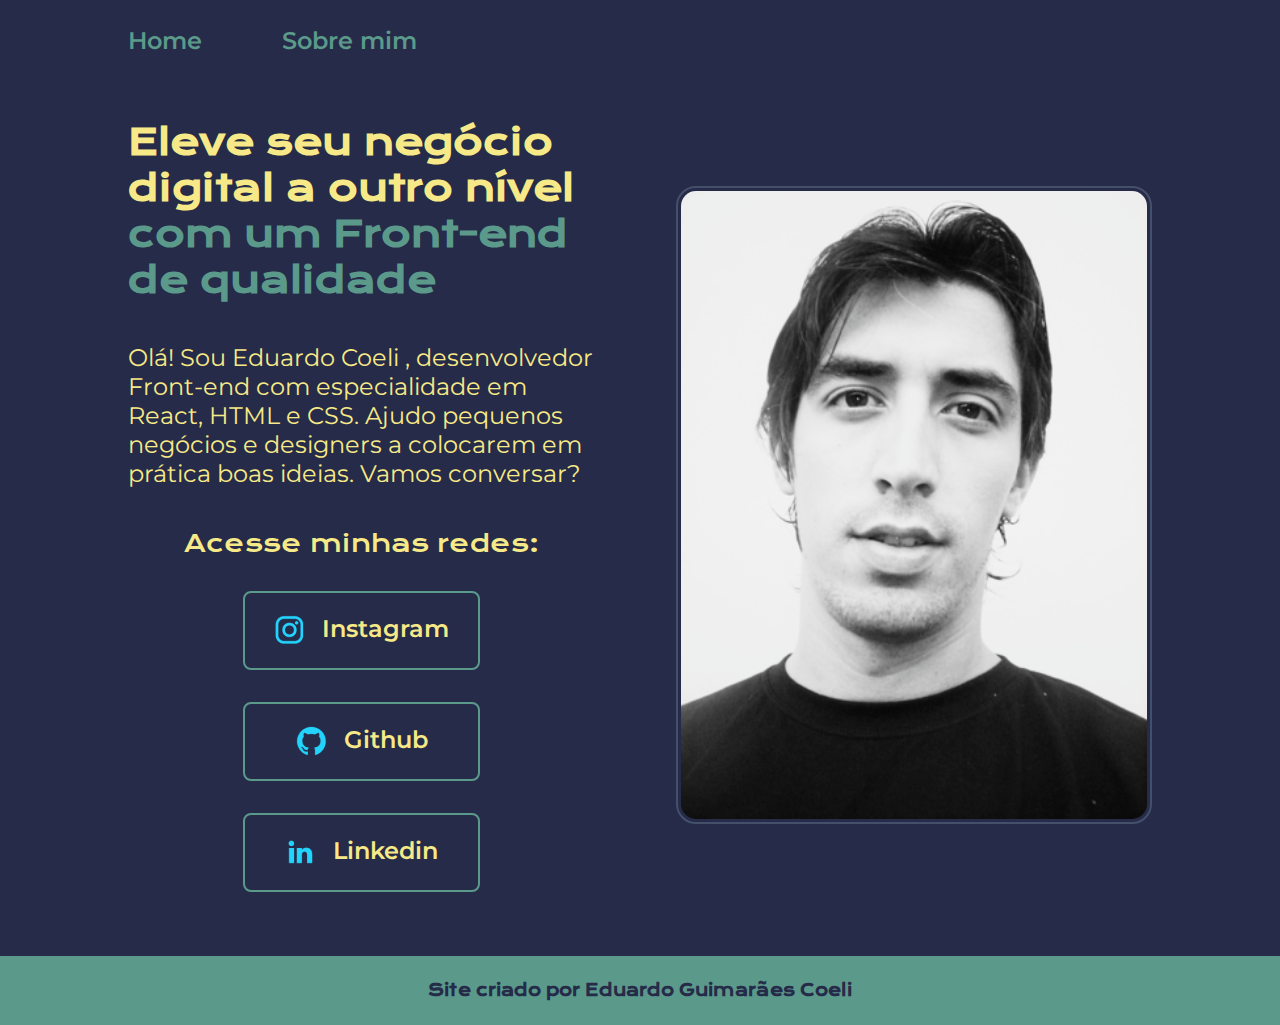
<file: index.html>
<!DOCTYPE html>
<html lang="pt_br">
<head>
    <meta charset="UTF-8">
    <meta name="viewport" content="width=device-width, initial-scale=1.0">
    <title>Portifolio</title>
    <link rel="stylesheet" href="styles/style.css">
</head>
<body>
    <header class="cabecalho">
        <nav class="cabecalho__menu">
            <a href="index.html" class="cabecalho__menu__link">Home</a>
            <a href="about.html" class="cabecalho__menu__link">Sobre mim</a>
        </nav>
    </header>
    <main class="apresentacao">
        <section class="apresentacao__conteudo">
            <h1 class="apresentacao__conteudo__titulo">Eleve seu negócio digital a outro nível <strong class="titulo-destaque">com um Front-end de qualidade</strong> </h1>
            <p class="apresentacao__conteudo__texto">Olá! Sou Eduardo Coeli , desenvolvedor Front-end com especialidade em React, HTML e CSS. Ajudo pequenos negócios e designers a colocarem em prática boas ideias. Vamos conversar?</p>
            <div class="apresentacao__links">
                <h2 class="apresentacao__links__subtitulo">Acesse minhas redes:</h2>
                <a class="apresentacao__links__navegacao" href="https://www.instagram.com/edugcoeli/">
                    <img src="assets/instagram.png" alt="Icone do Instagram">
                Instagram</a>
                <a class="apresentacao__links__navegacao" href="https://github.com/educoeli">
                    <img src="assets/github.png" alt="Icone do Github">
                    Github</a>
                <a class="apresentacao__links__navegacao" href="https://www.linkedin.com/in/eduardo-coeli-10420915a/">
                    <img src="assets/linkedin.png" alt="Icone do Linkedin">
                    Linkedin</a>
            </div>
        </section>
        <img class="apresentacao__imagem" src="assets/edu003.png" alt="Imagem do Eduardo">
    </main>
    <footer class="sobre">
       <p class="sobre__pessoa">Site criado por Eduardo Guimarães Coeli</p>
    </footer>
</body>
</html>
</file>
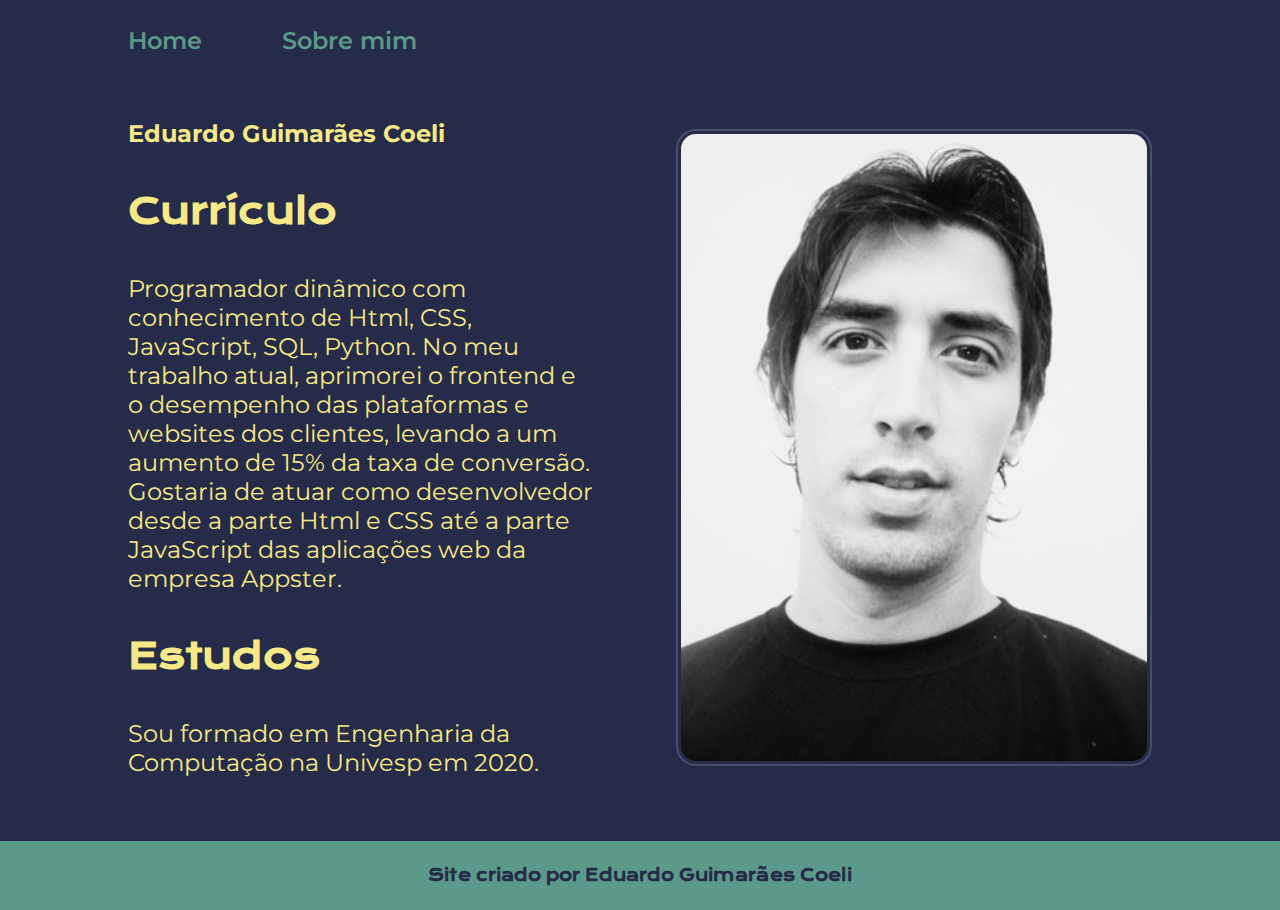
<file: about.html>
<!DOCTYPE html>
<html lang="pt-br">
<head>
    <meta charset="UTF-8">
    <meta name="viewport" content="width=device-width, initial-scale=1.0">
    <link rel="stylesheet" href="styles/style.css">
    <title>Sobre mim</title>
</head>
<body>
    <header class="cabecalho">
        <nav class="cabecalho__menu">
            <a href="index.html" class="cabecalho__menu__link">Home</a>
            <a href="about.html" class="cabecalho__menu__link">Sobre mim</a>
        </nav>
    </header>
    <main class="apresentacao">
        <section class="apresentacao__conteudo">
            <p class= "apresentacao__conteudo__texto"><strong>Eduardo Guimarães Coeli</strong></p>
            <h2 class="apresentacao__conteudo__titulo">Currículo</h2>
            <p class= "apresentacao__conteudo__texto">Programador dinâmico com conhecimento de Html, CSS, JavaScript, SQL, Python. No meu trabalho atual, aprimorei o frontend e o desempenho das plataformas e websites dos clientes, levando a um aumento de 15% da taxa de conversão. Gostaria de atuar como desenvolvedor desde a parte Html e CSS até a parte JavaScript das aplicações web da empresa Appster.</p>
            <h2 class="apresentacao__conteudo__titulo">Estudos</h2>
            <p class="apresentacao__conteudo__texto">Sou formado em Engenharia da Computação na Univesp em 2020.</p>
        </section>
        <img class="apresentacao__imagem" src="assets/edu003.png" alt="Imagem do Eduardo">
    </main>
    <footer class="sobre">
       <p class="sobre__pessoa">Site criado por Eduardo Guimarães Coeli</p>
    </footer>
</body>
</html>
</file>
<file: styles/style.css>
@import url('https://fonts.googleapis.com/css2?family=Krona+One&family=Montserrat:wght@400;600&display=swap');

:root {
    --cor-primaria: #252B48;
    --cor-secundaria: #F7E987;
    --cor-terciaria: #5B9A8B;
    --cor-quartenaria: #445069;

    --texto-prim:'Montserrat', sans-serif;
    --texto-seg: 'Krona One', sans-serif;


}

*{
    margin: 0;
    padding: 0;
}
body{
    box-sizing: border-box;
    background-color: var(--cor-primaria);
    color: var(--cor-secundaria);
}
.titulo-destaque{
    color: var(--cor-terciaria);
}


.cabecalho {
    padding: 2% 0% 0% 10%;
}
.cabecalho__menu {
    display: flex;
    gap: 80px;
}
.cabecalho__menu__link{
    font-family: var(--texto-prim);
    font-size: 1.5rem;
    font-weight: 600;
    color: var(--cor-terciaria);
    text-decoration: none;
}
.apresentacao{
    gap: 82px;
    padding: 5% 10%;
    display: flex;
    align-items: center; 
    justify-content: space-between;
}
.apresentacao__conteudo{
    width: 50%;
    display: flex;
    flex-direction: column;
    gap: 40px;
}
.apresentacao__conteudo__titulo{
    font-size: 2.25rem;
    font-family: var(--texto-seg);
}
.apresentacao__conteudo__texto{
    font-size: 1.5rem;
    font-family: var(--texto-prim);
}
.apresentacao__links{
    display: flex;
    flex-direction: column;
    justify-content: space-between;
    align-items: center;
    gap: 32px;
}
.apresentacao__links__subtitulo{
    font-family: var(--texto-seg);
    font-weight: 400;
    font-size: 1.5rem;

}
.apresentacao__links__navegacao{
    display: flex;
    justify-content: center;
    gap: 16px;
    border: 2px solid var(--cor-terciaria);
    width: 50%;
    text-align: center;
    border-radius: 8px;
    font-size: 1.5rem;
    font-weight: 600;
    padding: 21.5px 0;
    text-decoration: none;
    color: var(--cor-secundaria);
    font-family: var(--texto-prim)
}
.apresentacao__links__link:hover{
    border: 2px solid var(--cor-quartenaria);
    background-color: var(--cor-primaria);
    cursor: pointer;
}
.apresentacao__imagem{
    border: 2px solid var(--cor-quartenaria);
    border-radius: 20px;
    padding: 3px;
    width: 50%;
}
.sobre{
    padding: 24px;
    background-color: var(--cor-terciaria);
}
.sobre__pessoa{
    color: var(--cor-primaria);
    text-align: center;
    font-family: var(--texto-seg);
    font-weight: 600;
}

.cabecalho__menu__link:hover{
    color: var(--cor-quartenaria);
}

@media (max-width: 1024px) {
    .cabecalho{
        padding: 12%;
    }
    .cabecalho__menu{
        justify-content: center;
        padding: 5%;
    }
    .apresentacao{
        flex-direction: column-reverse;
    }
    .apresentacao__conteudo{
        width: auto;
    }
}
</file>
